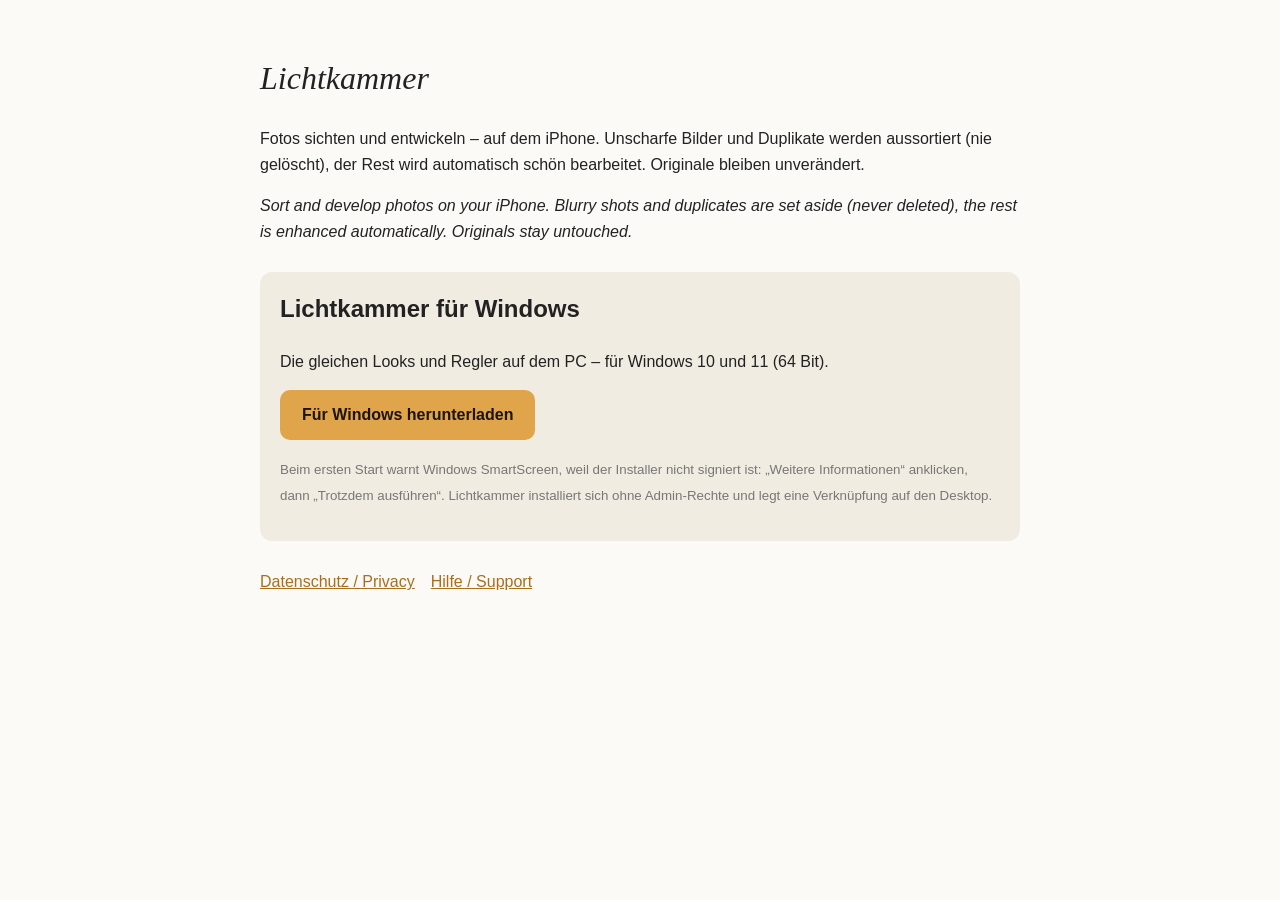
<file: index.html>
<!doctype html><html lang="de"><head><meta charset="utf-8"><meta name="viewport" content="width=device-width,initial-scale=1"><title>Lichtkammer</title><link rel="stylesheet" href="style.css"></head><body>
<h1>Lichtkammer</h1>
<p>Fotos sichten und entwickeln – auf dem iPhone. Unscharfe Bilder und Duplikate werden aussortiert (nie gelöscht), der Rest wird automatisch schön bearbeitet. Originale bleiben unverändert.</p>
<p><em>Sort and develop photos on your iPhone. Blurry shots and duplicates are set aside (never deleted), the rest is enhanced automatically. Originals stay untouched.</em></p>
<section class="download">
<h2>Lichtkammer für Windows</h2>
<p>Die gleichen Looks und Regler auf dem PC – für Windows 10 und 11 (64 Bit).</p>
<p><a class="btn" href="https://github.com/warscher80/lichtkammer-windows/releases/latest/download/Lichtkammer-Setup.exe">Für Windows herunterladen</a></p>
<p><small>Beim ersten Start warnt Windows SmartScreen, weil der Installer nicht signiert ist: „Weitere Informationen“ anklicken, dann „Trotzdem ausführen“. Lichtkammer installiert sich ohne Admin-Rechte und legt eine Verknüpfung auf den Desktop.</small></p>
</section>
<nav><a href="privacy.html">Datenschutz / Privacy</a><a href="support.html">Hilfe / Support</a></nav>
</body></html>
</file>
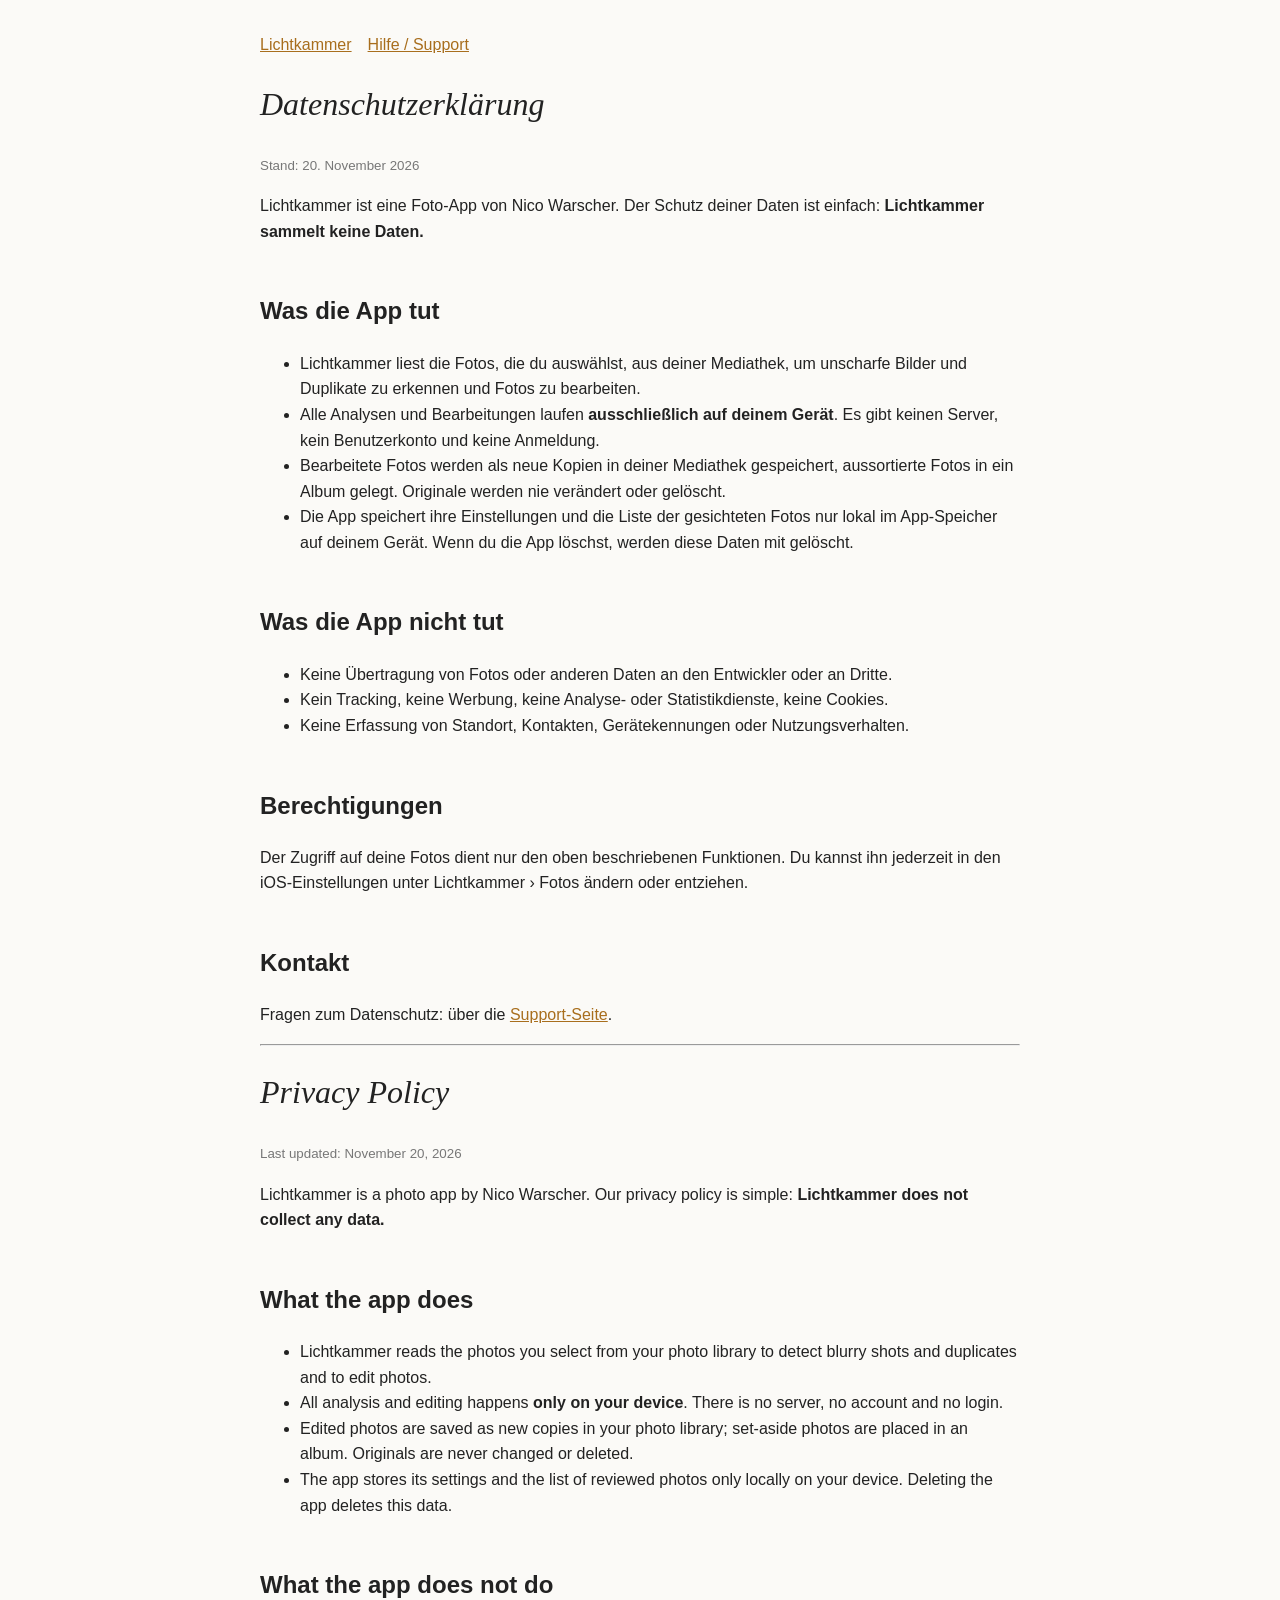
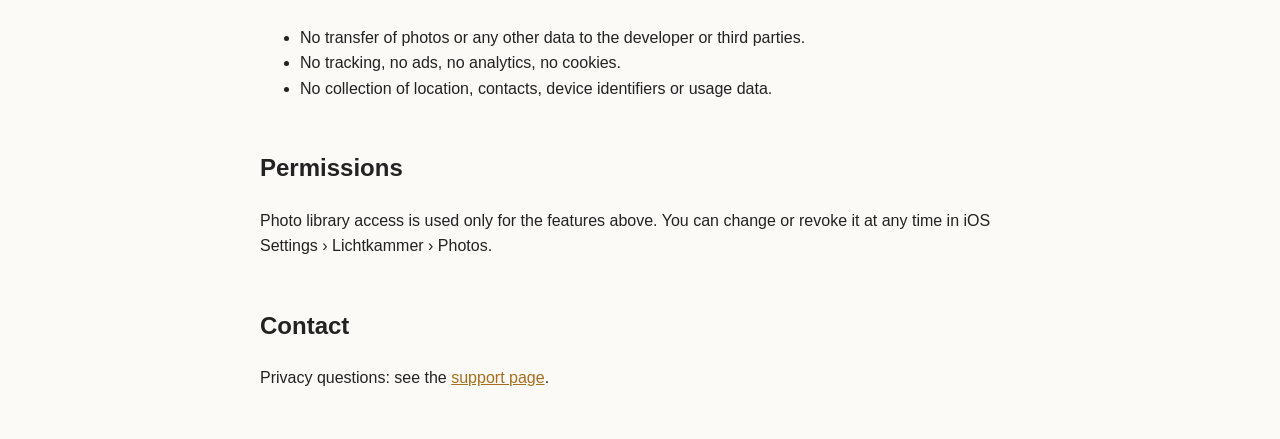
<file: privacy.html>
<!doctype html><html lang="de"><head><meta charset="utf-8"><meta name="viewport" content="width=device-width,initial-scale=1"><title>Lichtkammer – Datenschutz / Privacy Policy</title><link rel="stylesheet" href="style.css"></head><body>
<nav><a href="index.html">Lichtkammer</a><a href="support.html">Hilfe / Support</a></nav>
<h1>Datenschutzerklärung</h1>
<p><small>Stand: 20. November 2026</small></p>
<p>Lichtkammer ist eine Foto-App von Nico Warscher. Der Schutz deiner Daten ist einfach: <strong>Lichtkammer sammelt keine Daten.</strong></p>
<h2>Was die App tut</h2>
<ul>
<li>Lichtkammer liest die Fotos, die du auswählst, aus deiner Mediathek, um unscharfe Bilder und Duplikate zu erkennen und Fotos zu bearbeiten.</li>
<li>Alle Analysen und Bearbeitungen laufen <strong>ausschließlich auf deinem Gerät</strong>. Es gibt keinen Server, kein Benutzerkonto und keine Anmeldung.</li>
<li>Bearbeitete Fotos werden als neue Kopien in deiner Mediathek gespeichert, aussortierte Fotos in ein Album gelegt. Originale werden nie verändert oder gelöscht.</li>
<li>Die App speichert ihre Einstellungen und die Liste der gesichteten Fotos nur lokal im App-Speicher auf deinem Gerät. Wenn du die App löschst, werden diese Daten mit gelöscht.</li>
</ul>
<h2>Was die App nicht tut</h2>
<ul>
<li>Keine Übertragung von Fotos oder anderen Daten an den Entwickler oder an Dritte.</li>
<li>Kein Tracking, keine Werbung, keine Analyse- oder Statistikdienste, keine Cookies.</li>
<li>Keine Erfassung von Standort, Kontakten, Gerätekennungen oder Nutzungsverhalten.</li>
</ul>
<h2>Berechtigungen</h2>
<p>Der Zugriff auf deine Fotos dient nur den oben beschriebenen Funktionen. Du kannst ihn jederzeit in den iOS-Einstellungen unter Lichtkammer › Fotos ändern oder entziehen.</p>
<h2>Kontakt</h2>
<p>Fragen zum Datenschutz: über die <a href="support.html">Support-Seite</a>.</p>

<hr>
<div lang="en">
<h1>Privacy Policy</h1>
<p><small>Last updated: November 20, 2026</small></p>
<p>Lichtkammer is a photo app by Nico Warscher. Our privacy policy is simple: <strong>Lichtkammer does not collect any data.</strong></p>
<h2>What the app does</h2>
<ul>
<li>Lichtkammer reads the photos you select from your photo library to detect blurry shots and duplicates and to edit photos.</li>
<li>All analysis and editing happens <strong>only on your device</strong>. There is no server, no account and no login.</li>
<li>Edited photos are saved as new copies in your photo library; set-aside photos are placed in an album. Originals are never changed or deleted.</li>
<li>The app stores its settings and the list of reviewed photos only locally on your device. Deleting the app deletes this data.</li>
</ul>
<h2>What the app does not do</h2>
<ul>
<li>No transfer of photos or any other data to the developer or third parties.</li>
<li>No tracking, no ads, no analytics, no cookies.</li>
<li>No collection of location, contacts, device identifiers or usage data.</li>
</ul>
<h2>Permissions</h2>
<p>Photo library access is used only for the features above. You can change or revoke it at any time in iOS Settings › Lichtkammer › Photos.</p>
<h2>Contact</h2>
<p>Privacy questions: see the <a href="support.html">support page</a>.</p>
</div>
</body></html>
</file>
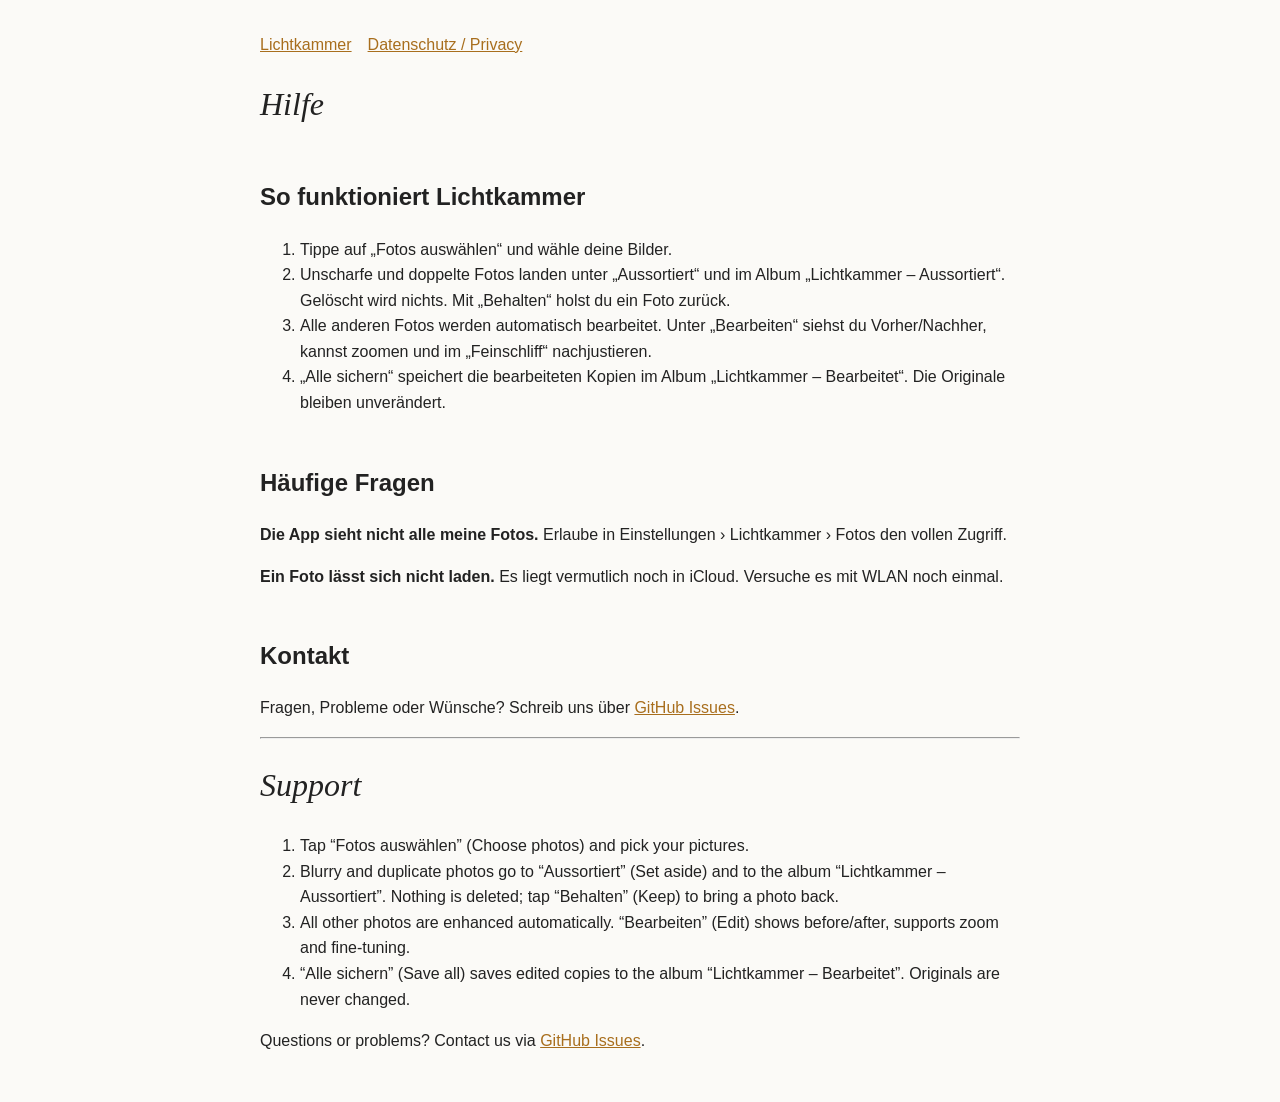
<file: support.html>
<!doctype html><html lang="de"><head><meta charset="utf-8"><meta name="viewport" content="width=device-width,initial-scale=1"><title>Lichtkammer – Hilfe / Support</title><link rel="stylesheet" href="style.css"></head><body>
<nav><a href="index.html">Lichtkammer</a><a href="privacy.html">Datenschutz / Privacy</a></nav>
<h1>Hilfe</h1>
<h2>So funktioniert Lichtkammer</h2>
<ol>
<li>Tippe auf „Fotos auswählen“ und wähle deine Bilder.</li>
<li>Unscharfe und doppelte Fotos landen unter „Aussortiert“ und im Album „Lichtkammer – Aussortiert“. Gelöscht wird nichts. Mit „Behalten“ holst du ein Foto zurück.</li>
<li>Alle anderen Fotos werden automatisch bearbeitet. Unter „Bearbeiten“ siehst du Vorher/Nachher, kannst zoomen und im „Feinschliff“ nachjustieren.</li>
<li>„Alle sichern“ speichert die bearbeiteten Kopien im Album „Lichtkammer – Bearbeitet“. Die Originale bleiben unverändert.</li>
</ol>
<h2>Häufige Fragen</h2>
<p><strong>Die App sieht nicht alle meine Fotos.</strong> Erlaube in Einstellungen › Lichtkammer › Fotos den vollen Zugriff.</p>
<p><strong>Ein Foto lässt sich nicht laden.</strong> Es liegt vermutlich noch in iCloud. Versuche es mit WLAN noch einmal.</p>
<h2>Kontakt</h2>
<p>Fragen, Probleme oder Wünsche? Schreib uns über <a href="https://github.com/warscher80/lichtkammer-site/issues">GitHub Issues</a>.</p>
<hr>
<div lang="en">
<h1>Support</h1>
<ol>
<li>Tap “Fotos auswählen” (Choose photos) and pick your pictures.</li>
<li>Blurry and duplicate photos go to “Aussortiert” (Set aside) and to the album “Lichtkammer – Aussortiert”. Nothing is deleted; tap “Behalten” (Keep) to bring a photo back.</li>
<li>All other photos are enhanced automatically. “Bearbeiten” (Edit) shows before/after, supports zoom and fine-tuning.</li>
<li>“Alle sichern” (Save all) saves edited copies to the album “Lichtkammer – Bearbeitet”. Originals are never changed.</li>
</ol>
<p>Questions or problems? Contact us via <a href="https://github.com/warscher80/lichtkammer-site/issues">GitHub Issues</a>.</p>
</div>
</body></html>
</file>
<file: style.css>
body{font-family:-apple-system,BlinkMacSystemFont,"Segoe UI",Roboto,sans-serif;max-width:760px;margin:0 auto;padding:32px 20px;line-height:1.6;color:#222;background:#fbfaf7}
h1{font-family:Georgia,serif;font-style:italic;font-weight:500}h2{margin-top:2em}a{color:#a86e1d}
nav a{margin-right:16px}.lang{padding:12px 16px;background:#f1ece2;border-radius:10px}small{color:#777}
.download{margin:28px 0;padding:18px 20px;background:#f1ece2;border-radius:12px}.download h2{margin-top:0}.btn{display:inline-block;padding:12px 22px;background:#e0a44b;color:#1c1408;border-radius:10px;text-decoration:none;font-weight:600}.btn:hover{filter:brightness(1.07)}
</file>
